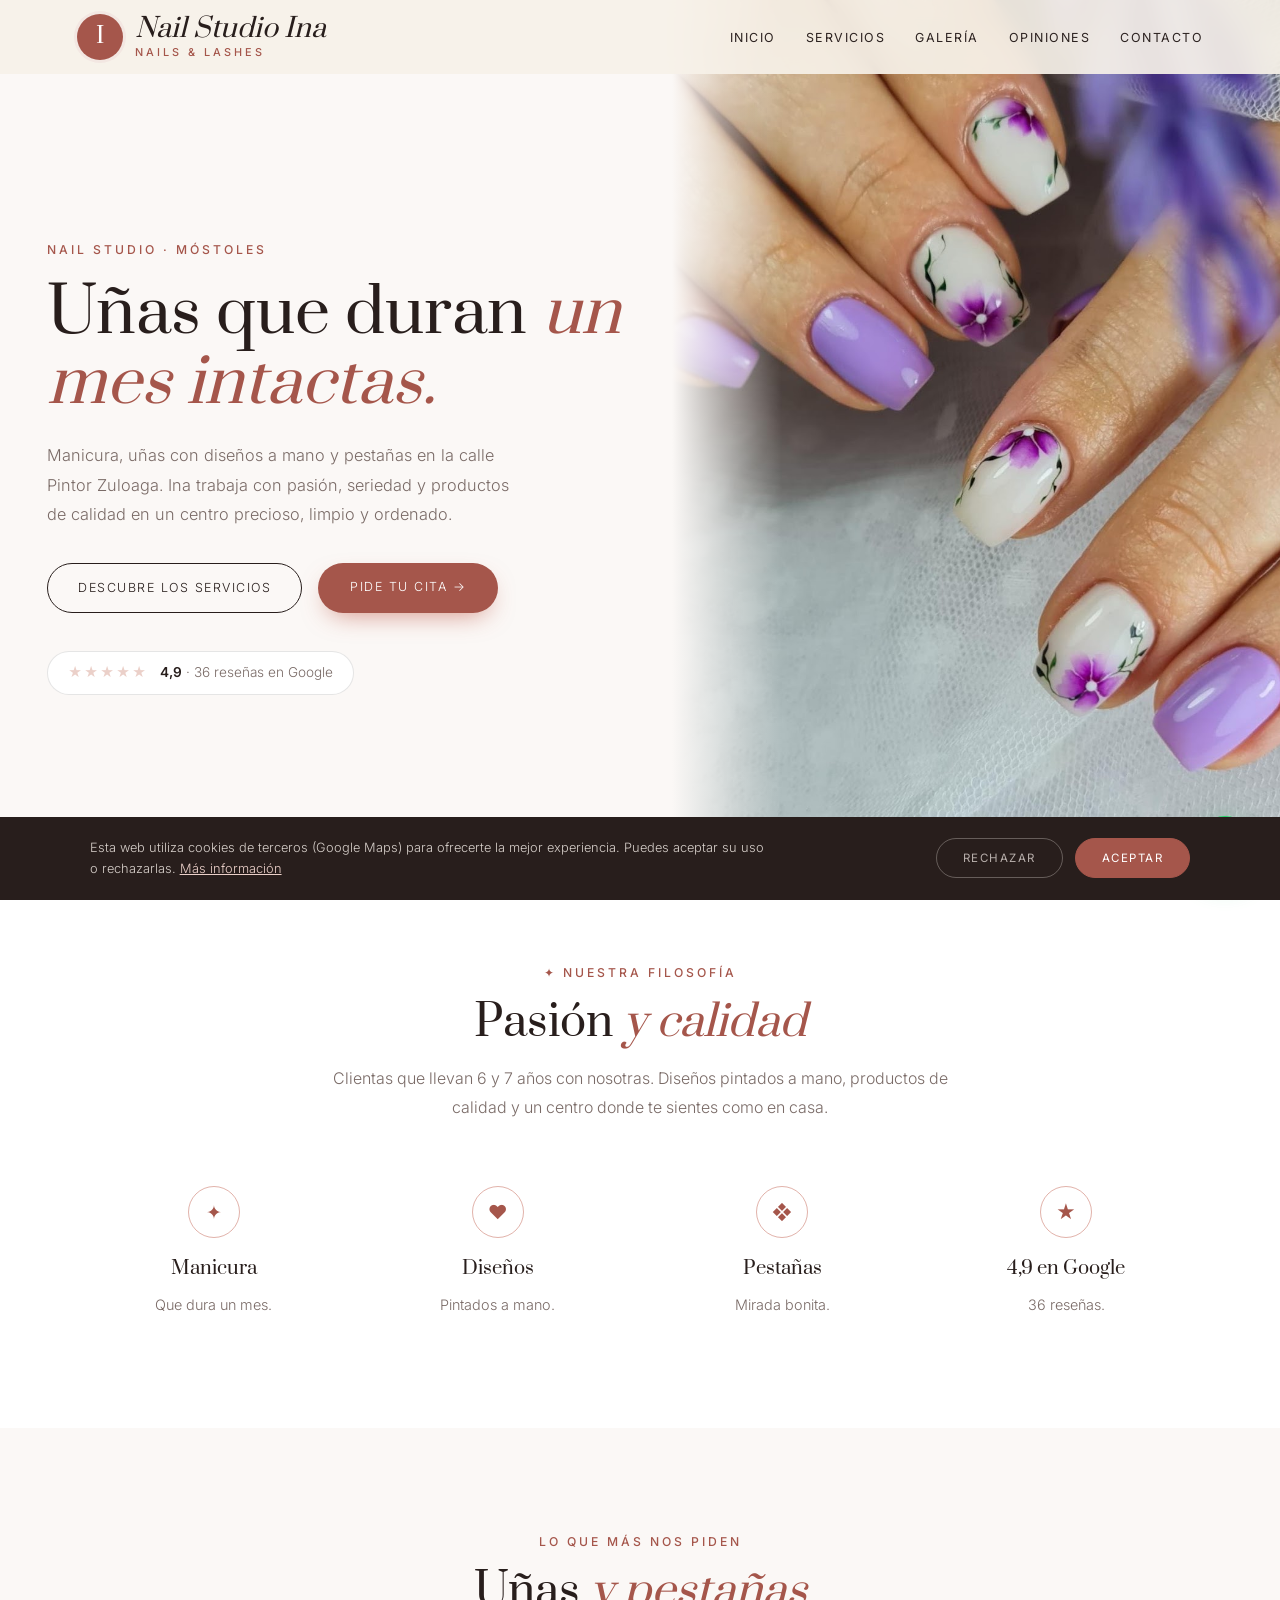
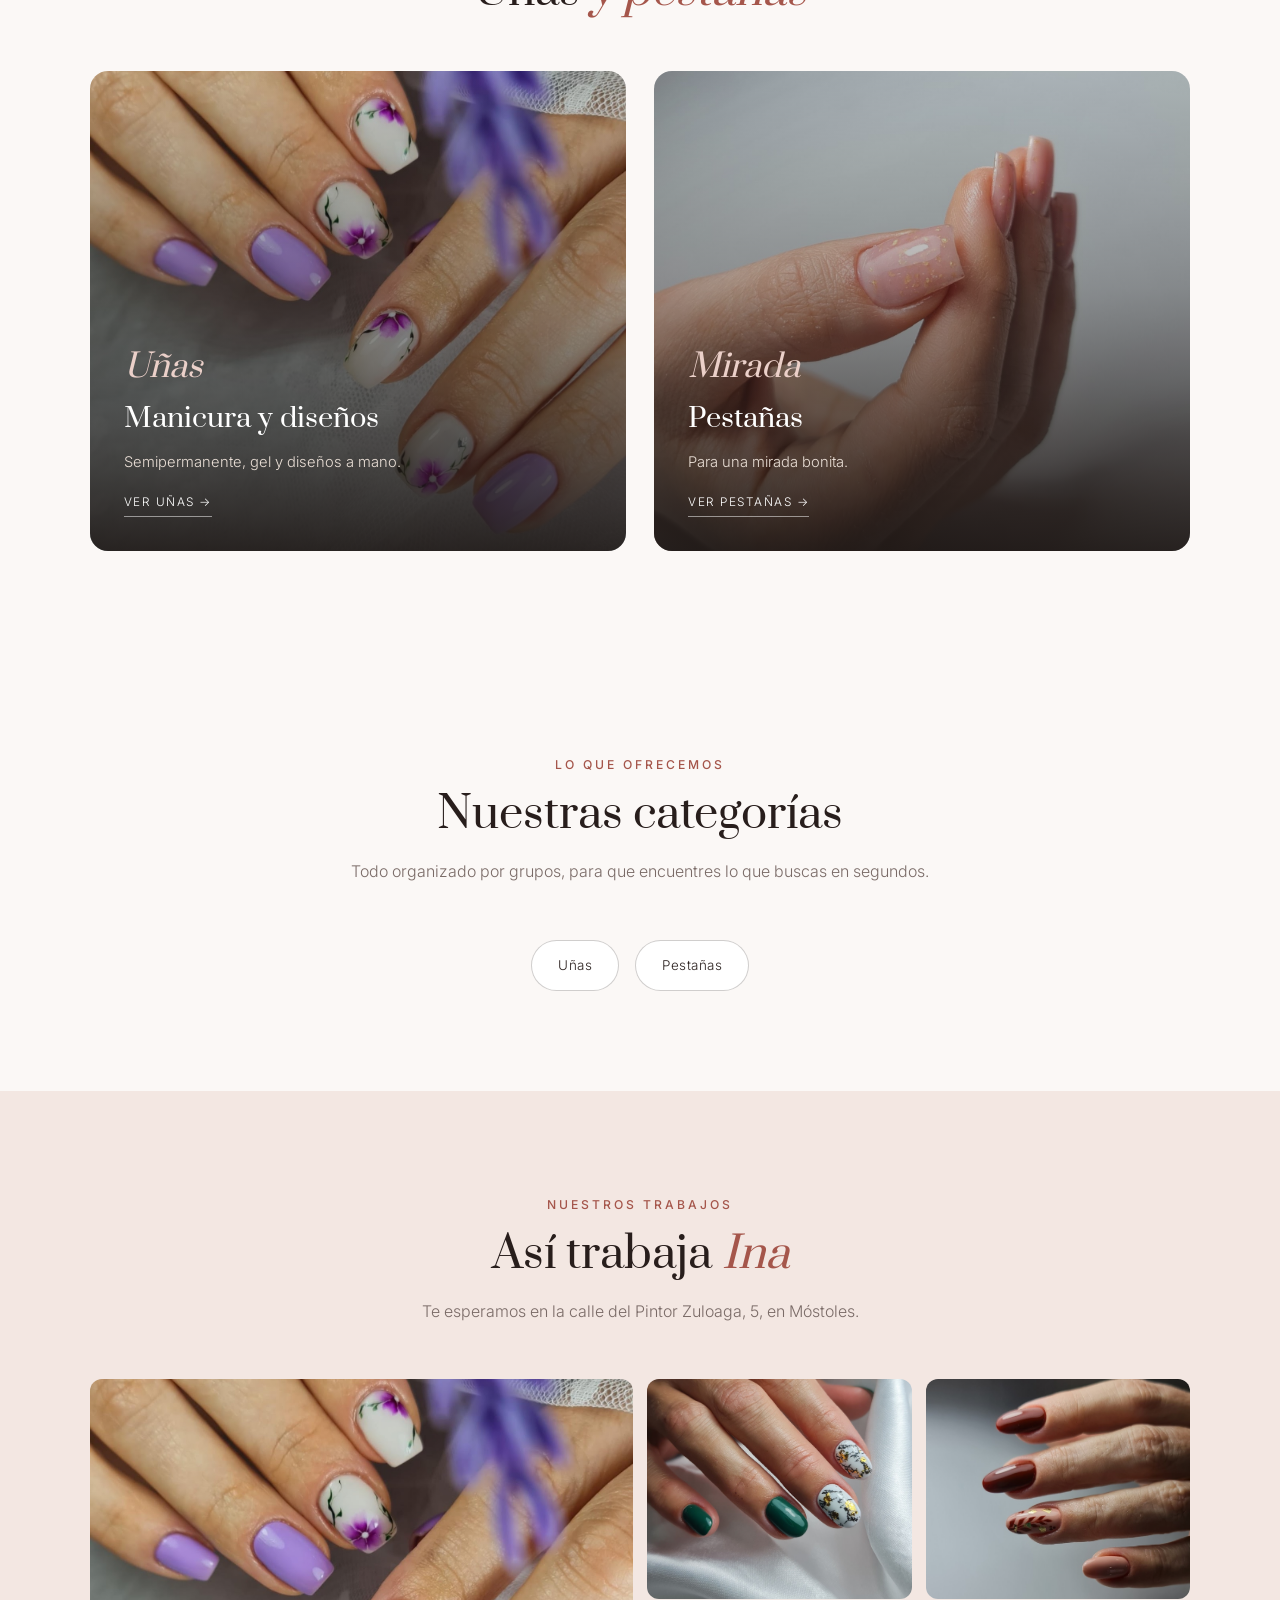
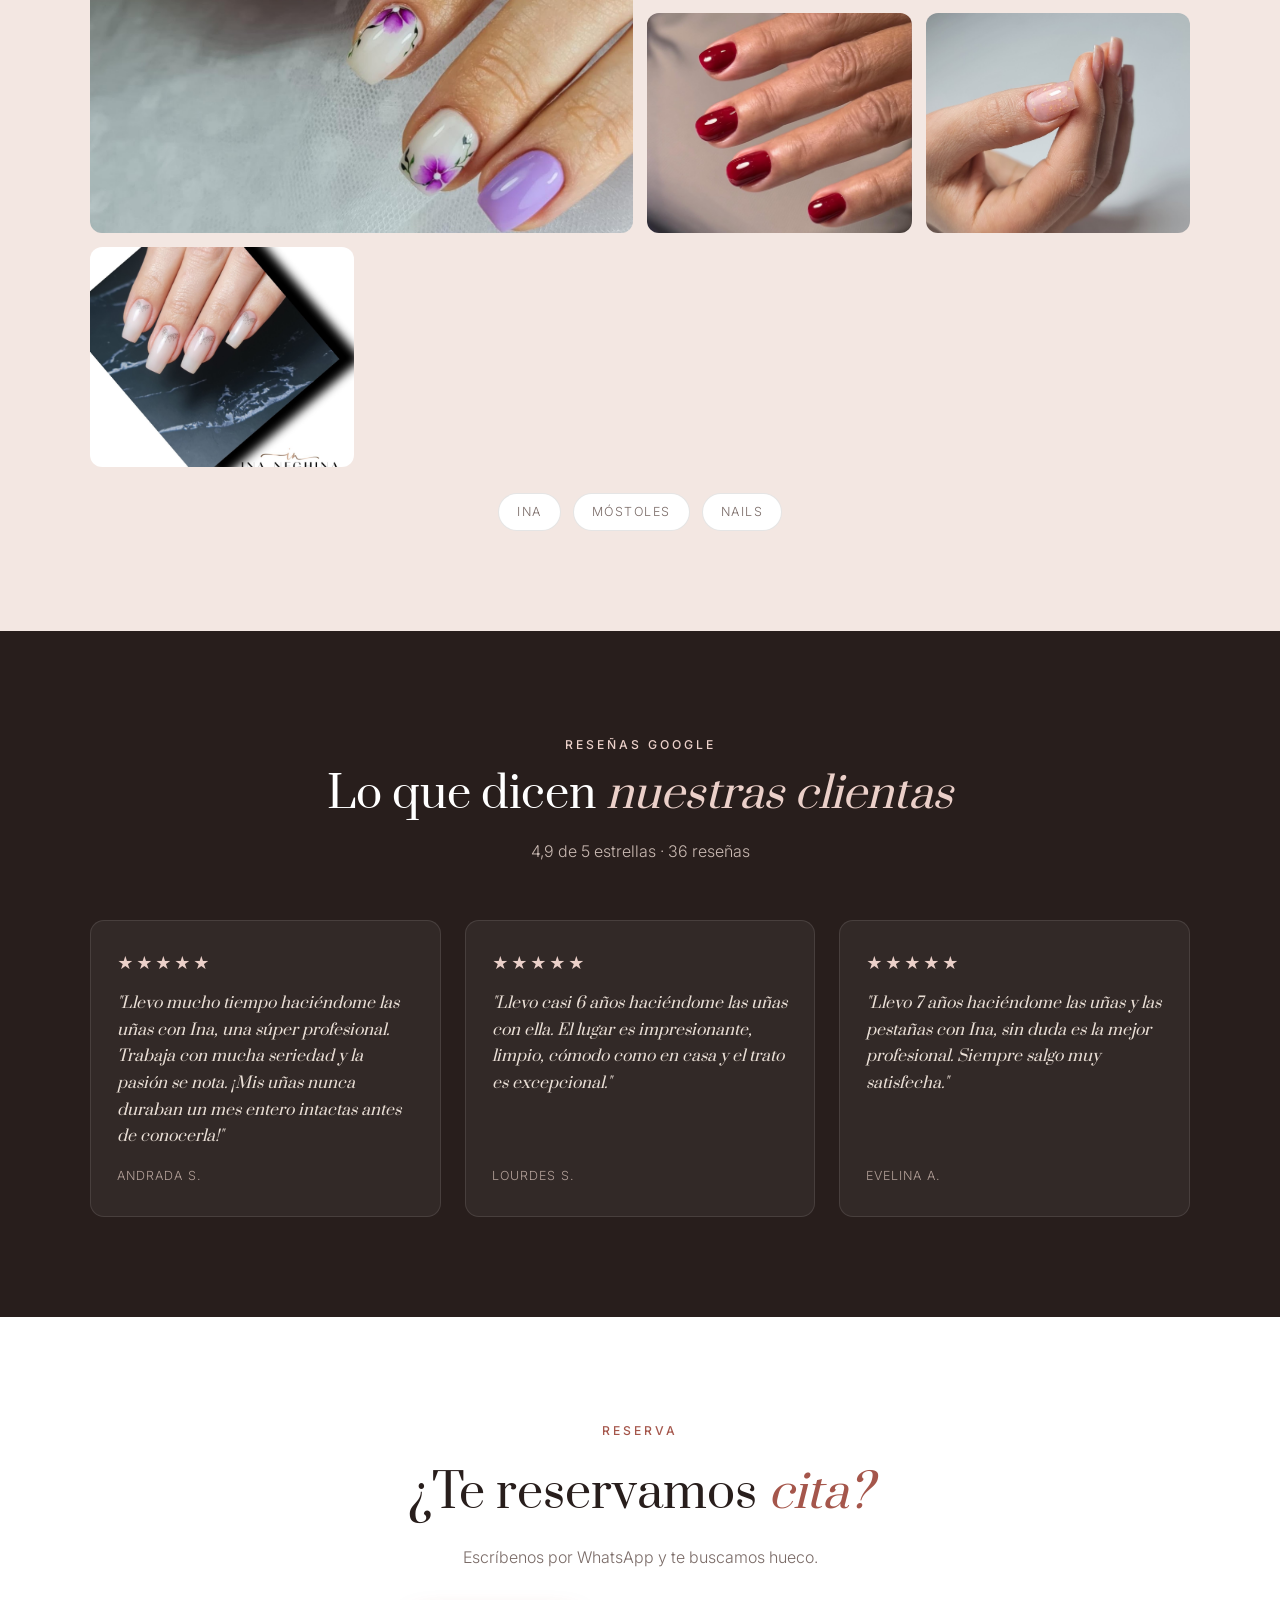
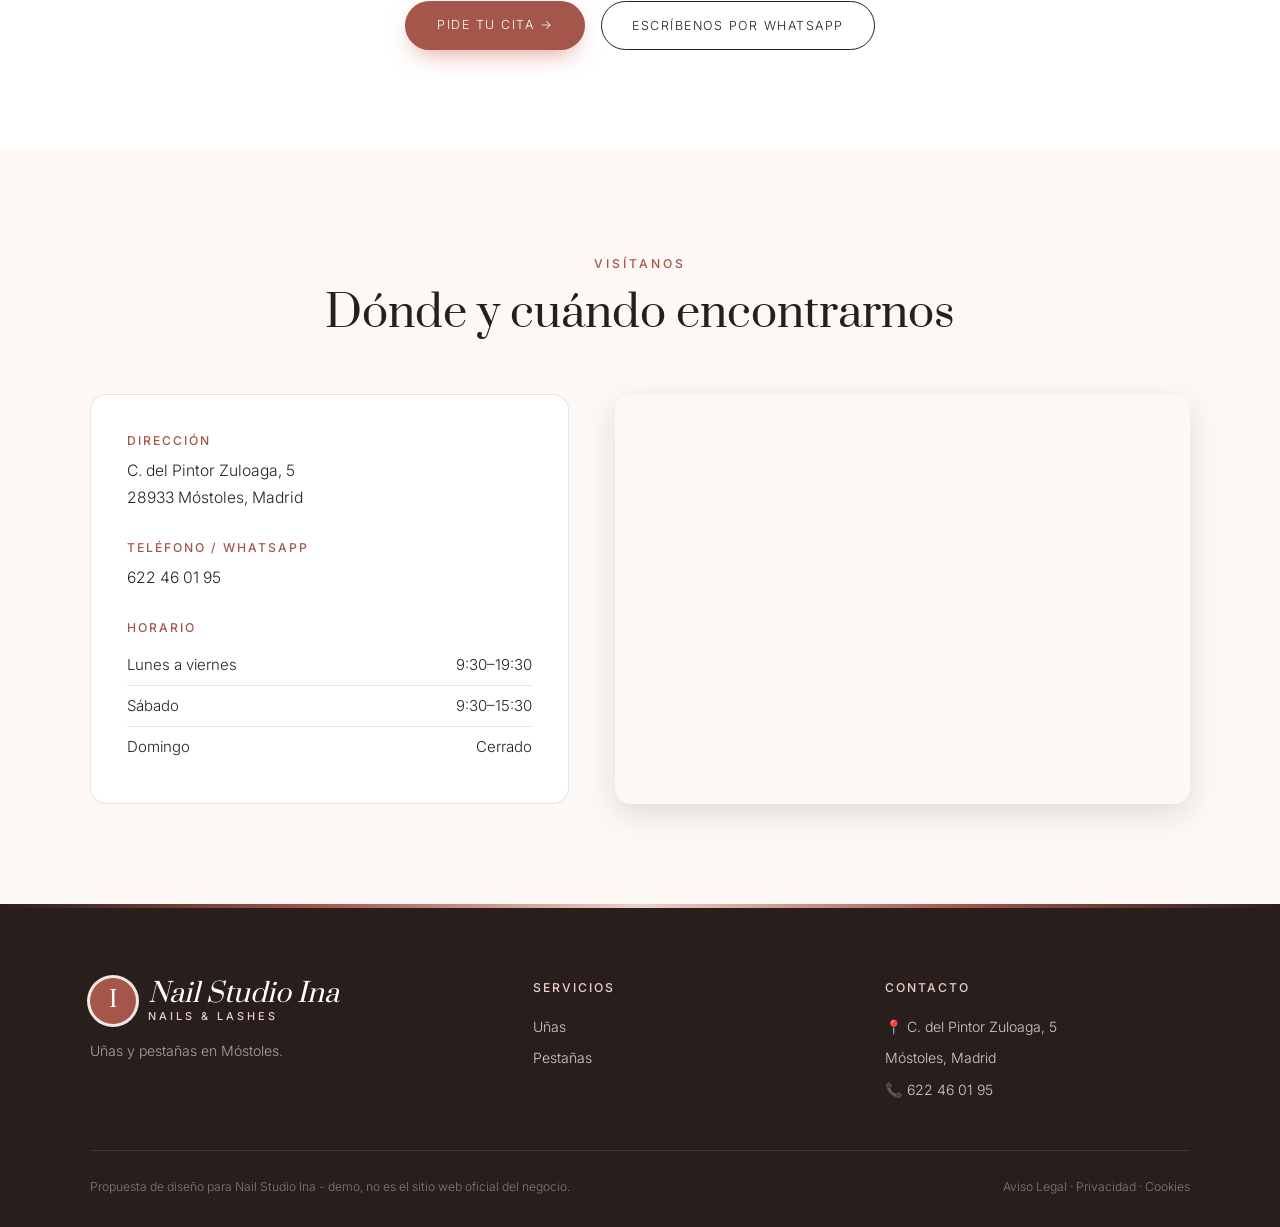
<file: index.html>
<!DOCTYPE html>
<html lang="es">
<head>
<meta charset="UTF-8">
<meta name="viewport" content="width=device-width, initial-scale=1.0">
<title>Nail Studio Ina — Uñas y pestañas en Móstoles</title>
<meta name="description" content="Nail Studio Ina, en C. del Pintor Zuloaga 5, Móstoles. Manicura, uñas con diseños y pestañas con Ina, con productos de calidad y uñas que duran un mes intactas. 4,9★ con 36 reseñas en Google.">
<meta name="theme-color" content="#281e1c">
<meta property="og:title" content="Nail Studio Ina · Móstoles">
<meta property="og:image" content="maps_02.jpg">

<link rel="preconnect" href="https://fonts.googleapis.com"><link rel="preconnect" href="https://fonts.gstatic.com" crossorigin><link href="https://fonts.googleapis.com/css2?family=Prata&family=Inter:wght@300;400;500;600&display=swap" rel="stylesheet">
<link rel="stylesheet" href="styles.css">
</head>
<body>

<header id="header">
  <a href="index.html" class="logo" aria-label="Nail Studio Ina, inicio"><span class="logo-mark">I</span><span class="logo-text"><span class="script">Nail Studio Ina</span><small>nails & lashes</small></span></a>
  <nav id="nav" aria-label="Navegación principal"><ul><li><a href="index.html#inicio">Inicio</a></li><li><a href="servicios.html">Servicios</a></li><li><a href="index.html#galeria">Galería</a></li><li><a href="index.html#opiniones">Opiniones</a></li><li><a href="index.html#contacto">Contacto</a></li></ul></nav><button class="nav-toggle" id="navToggle" aria-label="Abrir menú">☰</button>
</header>

<section class="hero" id="inicio">
  <div class="hero-text">
    <span class="eyebrow">Nail studio · Móstoles</span>
    <h1>Uñas que duran <em>un mes intactas.</em></h1>
    <p>Manicura, uñas con diseños a mano y pestañas en la calle Pintor Zuloaga. Ina trabaja con pasión, seriedad y productos de calidad en un centro precioso, limpio y ordenado.</p>
    <div class="hero-ctas">
      <a href="servicios.html" class="btn-outline">Descubre los servicios</a>
      <a href="https://wa.me/34622460195?text=Hola%2C%20quiero%20pedir%20cita%20en%20Nail%20Studio%20Ina" class="btn-solid" target="_blank" rel="noopener">Pide tu cita →</a>
    </div>
    <a class="hero-rating" href="https://www.google.com/maps/search/?api=1&query=Nail+Studio+Ina,+C.+del+Pintor+Zuloaga+5,+M%C3%B3stoles" target="_blank" rel="noopener"><span class="stars">★★★★★</span><span><strong>4,9</strong> · 36 reseñas en Google</span></a>
  </div>
  <div class="hero-img"><img src="maps_02.jpg" alt="Uñas lilas con flores pintadas en Nail Studio Ina" style="object-position:center 50%;"></div>
</section>

<section class="trust">
  <div class="section-head">
    <span class="eyebrow">✦ Nuestra filosofía</span>
    <h2>Pasión <em>y calidad</em></h2>
    <p>Clientas que llevan 6 y 7 años con nosotras. Diseños pintados a mano, productos de calidad y un centro donde te sientes como en casa.</p>
  </div>
  <div class="trust-grid">
    <div class="trust-card"><span class="trust-ic">✦</span><h3>Manicura</h3><p>Que dura un mes.</p></div>
    <div class="trust-card"><span class="trust-ic">♥</span><h3>Diseños</h3><p>Pintados a mano.</p></div>
    <div class="trust-card"><span class="trust-ic">❖</span><h3>Pestañas</h3><p>Mirada bonita.</p></div>
    <div class="trust-card"><span class="trust-ic">★</span><h3>4,9 en Google</h3><p>36 reseñas.</p></div>
  </div>
</section>

<section class="worlds">
  <div class="section-head">
    <span class="eyebrow">Lo que más nos piden</span>
    <h2>Uñas <em>y pestañas</em></h2>
  </div>
  <div class="worlds-grid">
    <a href="servicios.html#unas" class="world-card"><img src="maps_02.jpg" alt="Manicura y diseños"><div class="world-text"><span class="script">Uñas</span><h3>Manicura y diseños</h3><p>Semipermanente, gel y diseños a mano.</p><span class="world-link">Ver uñas →</span></div></a>
    <a href="servicios.html#pestanas" class="world-card"><img src="maps_04.jpg" alt="Pestañas"><div class="world-text"><span class="script">Mirada</span><h3>Pestañas</h3><p>Para una mirada bonita.</p><span class="world-link">Ver pestañas →</span></div></a>
  </div>
</section>

<section>
  <div class="section-head">
    <span class="eyebrow">Lo que ofrecemos</span>
    <h2>Nuestras categorías</h2>
    <p>Todo organizado por grupos, para que encuentres lo que buscas en segundos.</p>
  </div>
  <div class="cat-pills">
    <a href="servicios.html#unas" class="cat-pill">Uñas</a>
    <a href="servicios.html#pestanas" class="cat-pill">Pestañas</a>
  </div>
</section>

<section class="gallery-wrap" id="galeria">
  <div class="section-head">
    <span class="eyebrow">Nuestros trabajos</span>
    <h2>Así trabaja <em>Ina</em></h2>
    <p>Te esperamos en la calle del Pintor Zuloaga, 5, en Móstoles.</p>
  </div>
  <div class="gallery">
    <figure class="big"><img src="maps_02.jpg" alt="Lila con flores" loading="lazy"></figure>
    <figure><img src="maps_03.jpg" alt="Verde con dorado" loading="lazy"></figure>
    <figure><img src="maps_06.jpg" alt="Teja con hojas" loading="lazy"></figure>
    <figure><img src="maps_07.jpg" alt="Rojo intenso" loading="lazy"></figure>
    <figure><img src="maps_04.jpg" alt="Nude natural" loading="lazy"></figure>
    <figure><img src="maps_08.jpg" alt="Francesa con brillo" loading="lazy"></figure>
  </div>
  <div class="brands"><span>Ina</span><span>Móstoles</span><span>Nails</span></div>
</section>

<section class="reviews-wrap" id="opiniones">
  <div class="section-head">
    <span class="eyebrow">Reseñas Google</span>
    <h2>Lo que dicen <em>nuestras clientas</em></h2>
    <p>4,9 de 5 estrellas · 36 reseñas</p>
  </div>
  <div class="review-grid">
    <div class="review-card"><div class="stars">★★★★★</div><p>"Llevo mucho tiempo haciéndome las uñas con Ina, una súper profesional. Trabaja con mucha seriedad y la pasión se nota. ¡Mis uñas nunca duraban un mes entero intactas antes de conocerla!"</p><cite>Andrada S.</cite></div>
    <div class="review-card"><div class="stars">★★★★★</div><p>"Llevo casi 6 años haciéndome las uñas con ella. El lugar es impresionante, limpio, cómodo como en casa y el trato es excepcional."</p><cite>Lourdes S.</cite></div>
    <div class="review-card"><div class="stars">★★★★★</div><p>"Llevo 7 años haciéndome las uñas y las pestañas con Ina, sin duda es la mejor profesional. Siempre salgo muy satisfecha."</p><cite>Evelina A.</cite></div>
  </div>
</section>

<section class="cta-section">
  <span class="eyebrow">Reserva</span>
  <h2>¿Te reservamos <em>cita?</em></h2>
  <p>Escríbenos por WhatsApp y te buscamos hueco.</p>
  <div class="cta-row">
    <a href="https://wa.me/34622460195?text=Hola%2C%20quiero%20pedir%20cita%20en%20Nail%20Studio%20Ina" class="btn-solid" target="_blank" rel="noopener">Pide tu cita →</a>
    <a href="https://wa.me/34622460195?text=Hola%2C%20quiero%20pedir%20cita%20en%20Nail%20Studio%20Ina" class="btn-outline" target="_blank" rel="noopener">Escríbenos por WhatsApp</a>
  </div>
</section>

<section class="contact-section" id="contacto">
  <div class="section-head">
    <span class="eyebrow">Visítanos</span>
    <h2>Dónde y cuándo encontrarnos</h2>
  </div>
  <div class="contact-grid">
    <div class="contact-info">
      <div class="contact-block"><h3>Dirección</h3><p>C. del Pintor Zuloaga, 5<br>28933 Móstoles, Madrid</p></div>
      <div class="contact-block"><h3>Teléfono / WhatsApp</h3><p><a href="tel:+34622460195">622 46 01 95</a></p></div>
      <div class="contact-block"><h3>Horario</h3><ul class="hours-list"><li><span>Lunes a viernes</span><span>9:30–19:30</span></li><li><span>Sábado</span><span>9:30–15:30</span></li><li><span>Domingo</span><span>Cerrado</span></li></ul></div>
      
    </div>
    <div class="contact-map">
      <iframe title="Mapa de Nail Studio Ina" src="https://www.google.com/maps?q=Nail+Studio+Ina,+C.+del+Pintor+Zuloaga+5,+M%C3%B3stoles&output=embed" width="100%" height="100%" style="border:0;" allowfullscreen="" loading="lazy" referrerpolicy="no-referrer-when-downgrade"></iframe>
    </div>
  </div>
</section>

<footer>
  <div class="footer-grid">
    <div class="footer-brand">
      <a href="index.html" class="logo light"><span class="logo-mark">I</span><span class="logo-text"><span class="script">Nail Studio Ina</span><small>nails & lashes</small></span></a>
      <p>Uñas y pestañas en Móstoles.</p>
    </div>
    <div><h4>Servicios</h4><ul><li><a href="servicios.html#unas">Uñas</a></li><li><a href="servicios.html#pestanas">Pestañas</a></li></ul></div>
    <div><h4>Contacto</h4><ul><li>📍 C. del Pintor Zuloaga, 5</li><li>Móstoles, Madrid</li><li>📞 <a href="tel:+34622460195">622 46 01 95</a></li></ul></div>
  </div>
  <div class="footer-bottom">
    <span>Propuesta de diseño para Nail Studio Ina - demo, no es el sitio web oficial del negocio.</span>
    <span><a href="aviso-legal.html">Aviso Legal</a> &middot; <a href="politica-privacidad.html">Privacidad</a> &middot; <a href="politica-cookies.html">Cookies</a></span>
  </div>
</footer>

<div id="cookie-banner" class="cookie-banner"><p>Esta web utiliza cookies de terceros (Google Maps) para ofrecerte la mejor experiencia. Puedes aceptar su uso o rechazarlas. <a href="politica-cookies.html">Más información</a></p><div class="cookie-actions"><button onclick="setCookieChoice('rejected')" class="ck-reject">Rechazar</button><button onclick="setCookieChoice('accepted')" class="ck-accept">Aceptar</button></div></div>
<div class="social-fabs"><a class="wa-fab" href="https://wa.me/34622460195?text=Hola%2C%20quiero%20pedir%20cita%20en%20Nail%20Studio%20Ina" target="_blank" rel="noopener" aria-label="Escribir por WhatsApp"><svg width="28" height="28" viewBox="0 0 24 24" fill="white"><path d="M17.5 14.4c-.3-.1-1.8-.9-2-1s-.5-.1-.7.1-.8 1-.9 1.2-.3.2-.6.1a8.2 8.2 0 0 1-2.4-1.5 9 9 0 0 1-1.7-2.1c-.2-.3 0-.5.1-.6l.4-.5.3-.5v-.5l-.9-2.2c-.2-.6-.5-.5-.7-.5h-.6a1.1 1.1 0 0 0-.8.4 3.4 3.4 0 0 0-1 2.5 5.9 5.9 0 0 0 1.2 3.1 13.5 13.5 0 0 0 5.2 4.6c2.6 1 2.6.7 3.1.6a2.6 2.6 0 0 0 1.7-1.2 2.1 2.1 0 0 0 .2-1.2c-.1-.1-.3-.2-.6-.3ZM12 21.8a9.8 9.8 0 0 1-5-1.4l-.4-.2-3.7 1 1-3.6-.2-.4A9.8 9.8 0 1 1 12 21.8Zm8.4-18.3A11.8 11.8 0 0 0 1.8 17.7L.2 23.8l6.3-1.6a11.8 11.8 0 0 0 5.6 1.4A11.8 11.8 0 0 0 20.4 3.5Z"/></svg></a></div>
<script src="main.js"></script>
</body>
</html>
</file>
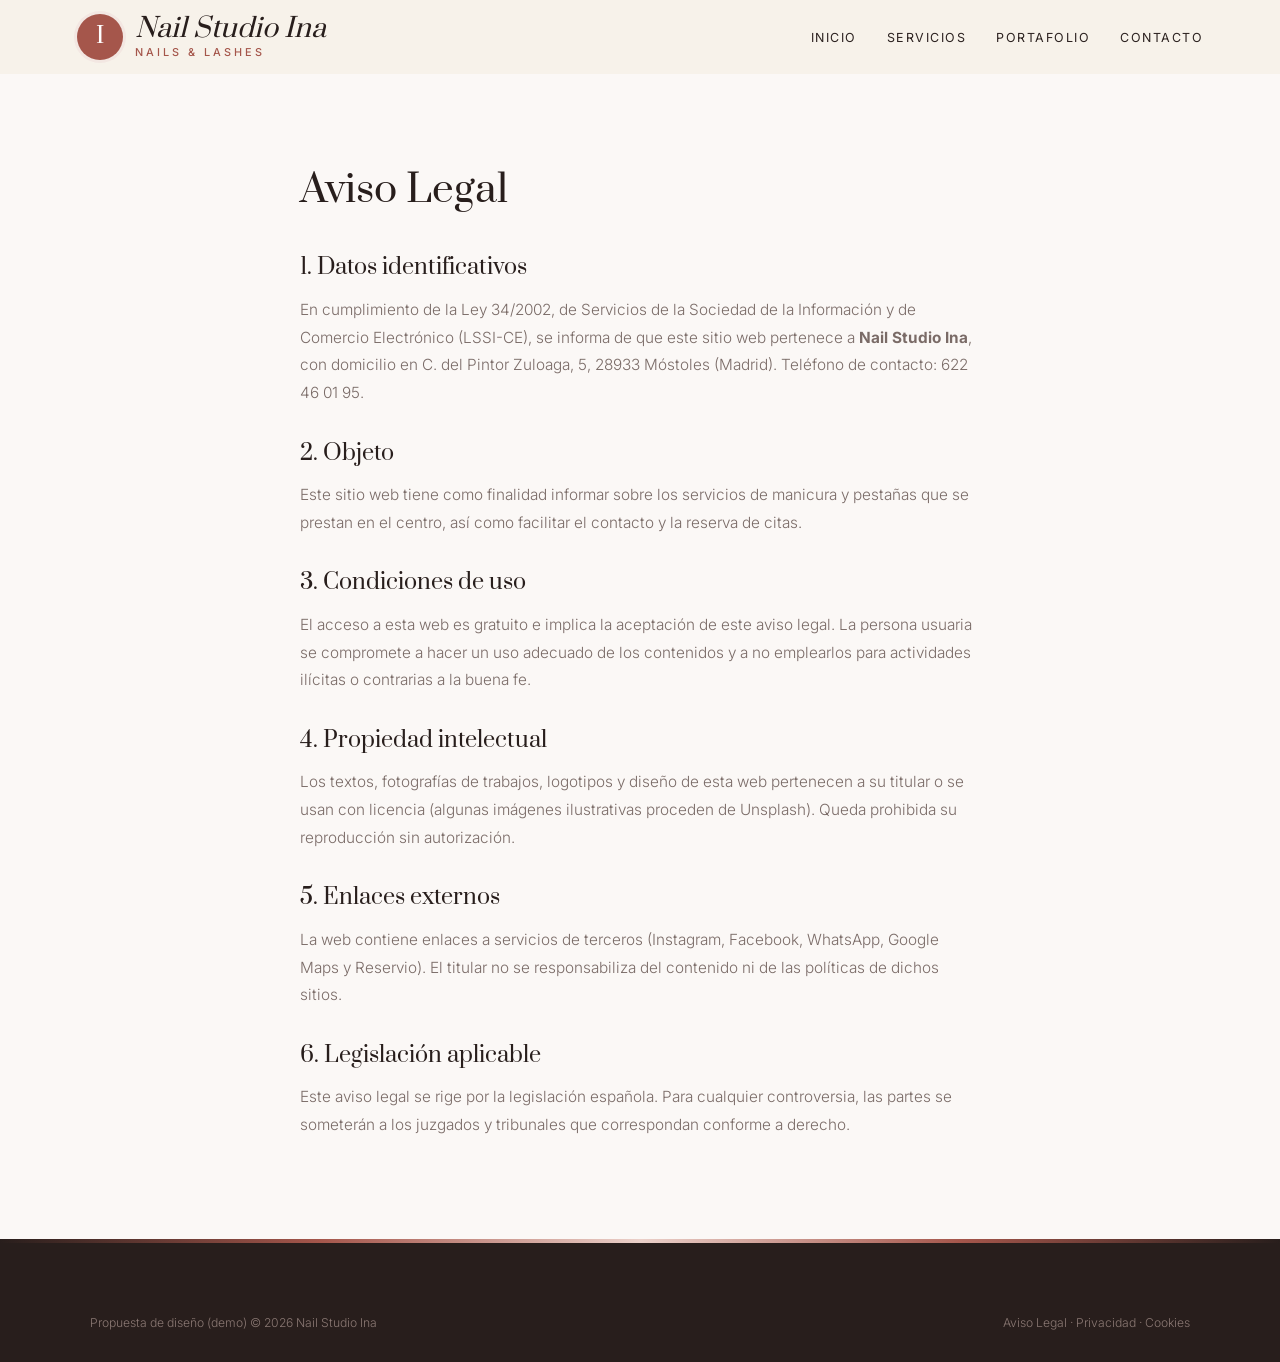
<file: aviso-legal.html>
<!DOCTYPE html>
<html lang="es">
<head>
<meta charset="UTF-8">
<meta name="viewport" content="width=device-width, initial-scale=1.0">
<title>Aviso Legal — Nail Studio Ina</title>
<meta name="robots" content="noindex">

<link rel="preconnect" href="https://fonts.googleapis.com">
<link href="https://fonts.googleapis.com/css2?family=Prata&family=Inter:wght@300;400;500;600&display=swap" rel="stylesheet">
<link rel="stylesheet" href="styles.css">
</head>
<body>
<header id="header" class="scrolled">
  <a href="index.html" class="logo" aria-label="Nail Studio Ina, inicio">
    <span class="logo-mark">I</span>
    <span class="logo-text"><span class="script">Nail Studio Ina</span><small>nails & lashes</small></span>
  </a>
  <nav id="nav" aria-label="Navegación principal">
    <ul>
      <li><a href="index.html#inicio">Inicio</a></li>
      <li><a href="servicios.html">Servicios</a></li>
      <li><a href="portafolio.html">Portafolio</a></li>
      <li><a href="index.html#contacto">Contacto</a></li>
    </ul>
  </nav>
  <button class="nav-toggle" id="navToggle" aria-label="Abrir menú">☰</button>
</header>
<main class="legal"><h1>Aviso Legal</h1>
<h2>1. Datos identificativos</h2>
<p>En cumplimiento de la Ley 34/2002, de Servicios de la Sociedad de la Información y de Comercio Electrónico (LSSI-CE), se informa de que este sitio web pertenece a <strong>Nail Studio Ina</strong>, con domicilio en C. del Pintor Zuloaga, 5, 28933 Móstoles (Madrid). Teléfono de contacto: 622 46 01 95.</p>
<h2>2. Objeto</h2>
<p>Este sitio web tiene como finalidad informar sobre los servicios de manicura y pestañas que se prestan en el centro, así como facilitar el contacto y la reserva de citas.</p>
<h2>3. Condiciones de uso</h2>
<p>El acceso a esta web es gratuito e implica la aceptación de este aviso legal. La persona usuaria se compromete a hacer un uso adecuado de los contenidos y a no emplearlos para actividades ilícitas o contrarias a la buena fe.</p>
<h2>4. Propiedad intelectual</h2>
<p>Los textos, fotografías de trabajos, logotipos y diseño de esta web pertenecen a su titular o se usan con licencia (algunas imágenes ilustrativas proceden de Unsplash). Queda prohibida su reproducción sin autorización.</p>
<h2>5. Enlaces externos</h2>
<p>La web contiene enlaces a servicios de terceros (Instagram, Facebook, WhatsApp, Google Maps y Reservio). El titular no se responsabiliza del contenido ni de las políticas de dichos sitios.</p>
<h2>6. Legislación aplicable</h2>
<p>Este aviso legal se rige por la legislación española. Para cualquier controversia, las partes se someterán a los juzgados y tribunales que correspondan conforme a derecho.</p></main>
<footer>
  <div class="footer-bottom" style="margin-top:0">
    <span>Propuesta de diseño (demo) © 2026 Nail Studio Ina</span>
    <span><a href="aviso-legal.html">Aviso Legal</a> &middot; <a href="politica-privacidad.html">Privacidad</a> &middot; <a href="politica-cookies.html">Cookies</a></span>
  </div>
</footer>
<script src="main.js"></script>
</body>
</html>
</file>
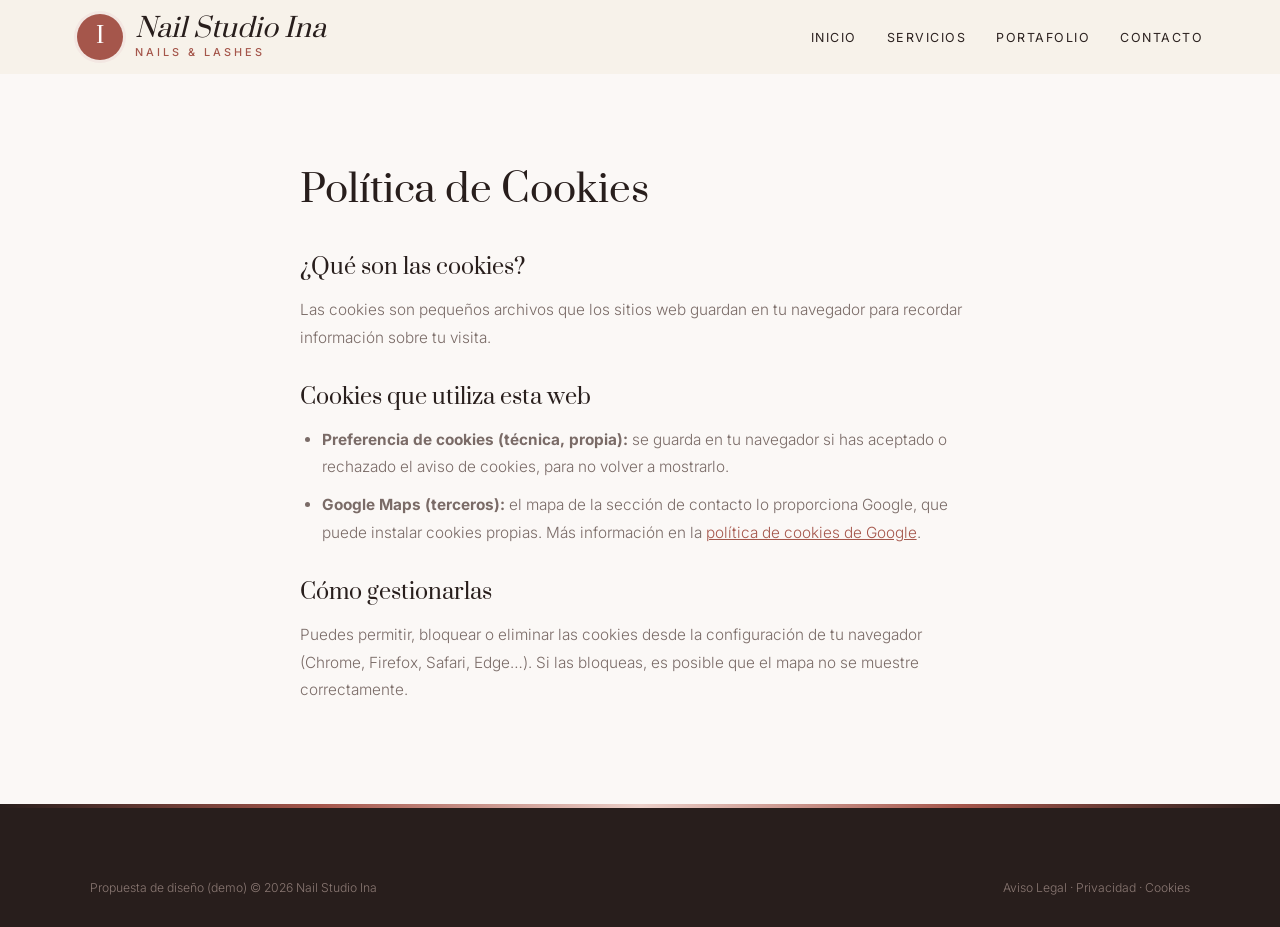
<file: politica-cookies.html>
<!DOCTYPE html>
<html lang="es">
<head>
<meta charset="UTF-8">
<meta name="viewport" content="width=device-width, initial-scale=1.0">
<title>Política de Cookies — Nail Studio Ina</title>
<meta name="robots" content="noindex">

<link rel="preconnect" href="https://fonts.googleapis.com">
<link href="https://fonts.googleapis.com/css2?family=Prata&family=Inter:wght@300;400;500;600&display=swap" rel="stylesheet">
<link rel="stylesheet" href="styles.css">
</head>
<body>
<header id="header" class="scrolled">
  <a href="index.html" class="logo" aria-label="Nail Studio Ina, inicio">
    <span class="logo-mark">I</span>
    <span class="logo-text"><span class="script">Nail Studio Ina</span><small>nails & lashes</small></span>
  </a>
  <nav id="nav" aria-label="Navegación principal">
    <ul>
      <li><a href="index.html#inicio">Inicio</a></li>
      <li><a href="servicios.html">Servicios</a></li>
      <li><a href="portafolio.html">Portafolio</a></li>
      <li><a href="index.html#contacto">Contacto</a></li>
    </ul>
  </nav>
  <button class="nav-toggle" id="navToggle" aria-label="Abrir menú">☰</button>
</header>
<main class="legal"><h1>Política de Cookies</h1>
<h2>¿Qué son las cookies?</h2>
<p>Las cookies son pequeños archivos que los sitios web guardan en tu navegador para recordar información sobre tu visita.</p>
<h2>Cookies que utiliza esta web</h2>
<ul>
<li><strong>Preferencia de cookies (técnica, propia):</strong> se guarda en tu navegador si has aceptado o rechazado el aviso de cookies, para no volver a mostrarlo.</li>
<li><strong>Google Maps (terceros):</strong> el mapa de la sección de contacto lo proporciona Google, que puede instalar cookies propias. Más información en la <a href="https://policies.google.com/technologies/cookies" target="_blank" rel="noopener">política de cookies de Google</a>.</li>
</ul>
<h2>Cómo gestionarlas</h2>
<p>Puedes permitir, bloquear o eliminar las cookies desde la configuración de tu navegador (Chrome, Firefox, Safari, Edge…). Si las bloqueas, es posible que el mapa no se muestre correctamente.</p></main>
<footer>
  <div class="footer-bottom" style="margin-top:0">
    <span>Propuesta de diseño (demo) © 2026 Nail Studio Ina</span>
    <span><a href="aviso-legal.html">Aviso Legal</a> &middot; <a href="politica-privacidad.html">Privacidad</a> &middot; <a href="politica-cookies.html">Cookies</a></span>
  </div>
</footer>
<script src="main.js"></script>
</body>
</html>
</file>
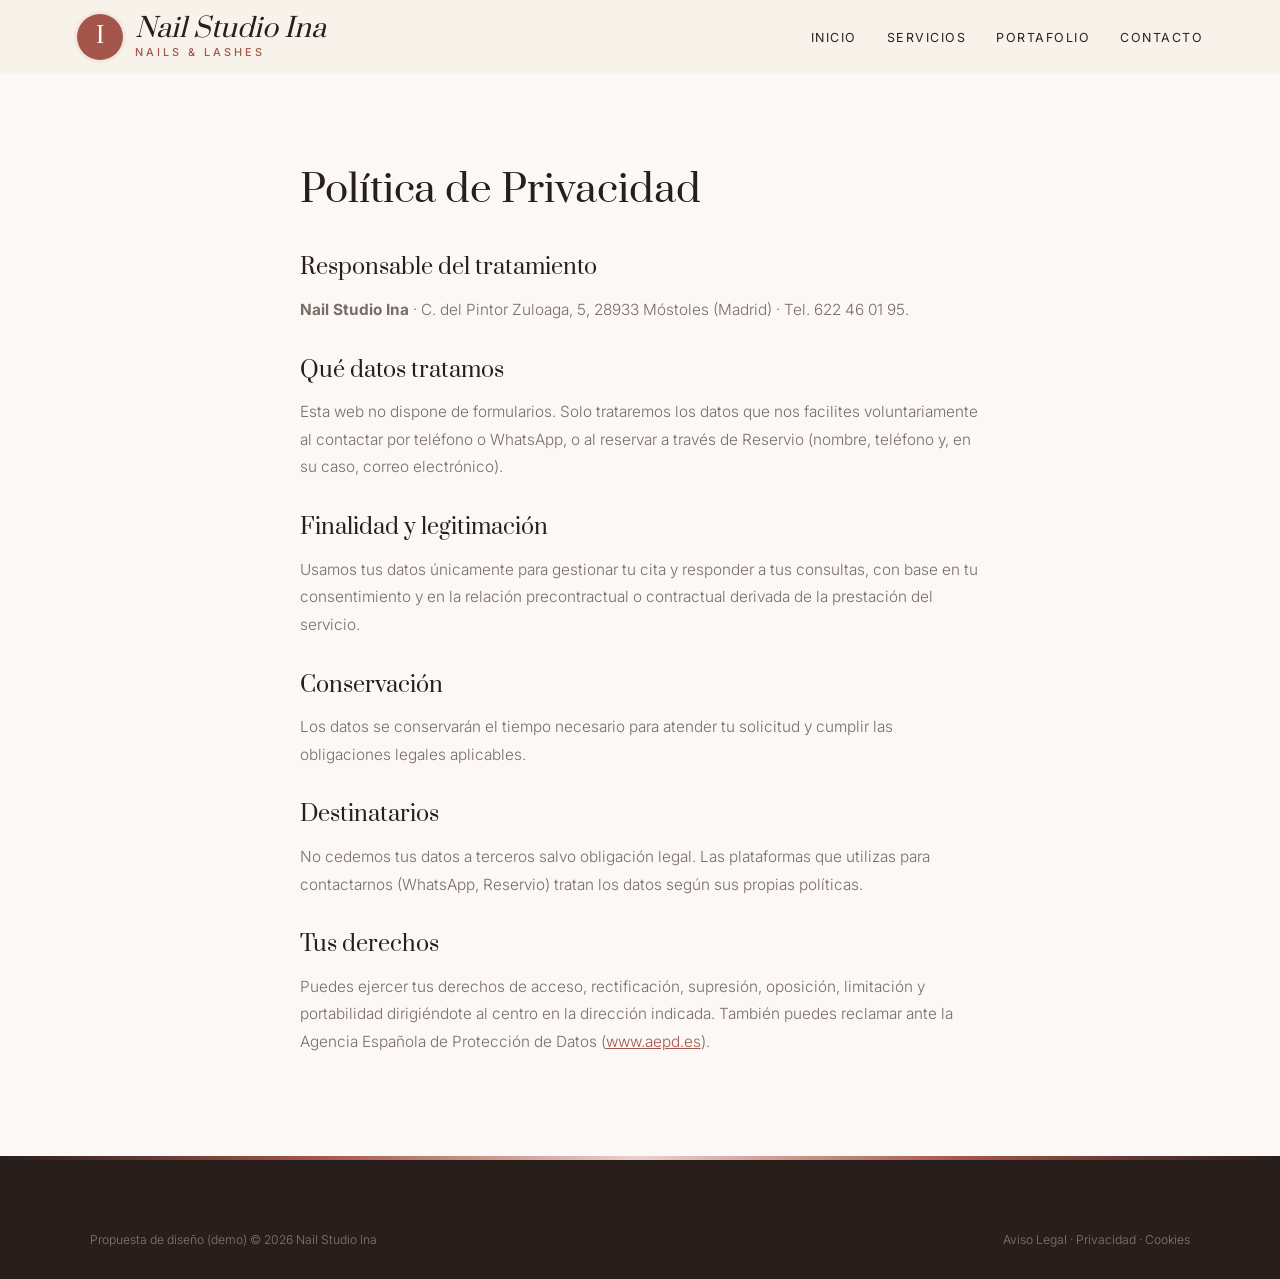
<file: politica-privacidad.html>
<!DOCTYPE html>
<html lang="es">
<head>
<meta charset="UTF-8">
<meta name="viewport" content="width=device-width, initial-scale=1.0">
<title>Política de Privacidad — Nail Studio Ina</title>
<meta name="robots" content="noindex">

<link rel="preconnect" href="https://fonts.googleapis.com">
<link href="https://fonts.googleapis.com/css2?family=Prata&family=Inter:wght@300;400;500;600&display=swap" rel="stylesheet">
<link rel="stylesheet" href="styles.css">
</head>
<body>
<header id="header" class="scrolled">
  <a href="index.html" class="logo" aria-label="Nail Studio Ina, inicio">
    <span class="logo-mark">I</span>
    <span class="logo-text"><span class="script">Nail Studio Ina</span><small>nails & lashes</small></span>
  </a>
  <nav id="nav" aria-label="Navegación principal">
    <ul>
      <li><a href="index.html#inicio">Inicio</a></li>
      <li><a href="servicios.html">Servicios</a></li>
      <li><a href="portafolio.html">Portafolio</a></li>
      <li><a href="index.html#contacto">Contacto</a></li>
    </ul>
  </nav>
  <button class="nav-toggle" id="navToggle" aria-label="Abrir menú">☰</button>
</header>
<main class="legal"><h1>Política de Privacidad</h1>
<h2>Responsable del tratamiento</h2>
<p><strong>Nail Studio Ina</strong> · C. del Pintor Zuloaga, 5, 28933 Móstoles (Madrid) · Tel. 622 46 01 95.</p>
<h2>Qué datos tratamos</h2>
<p>Esta web no dispone de formularios. Solo trataremos los datos que nos facilites voluntariamente al contactar por teléfono o WhatsApp, o al reservar a través de Reservio (nombre, teléfono y, en su caso, correo electrónico).</p>
<h2>Finalidad y legitimación</h2>
<p>Usamos tus datos únicamente para gestionar tu cita y responder a tus consultas, con base en tu consentimiento y en la relación precontractual o contractual derivada de la prestación del servicio.</p>
<h2>Conservación</h2>
<p>Los datos se conservarán el tiempo necesario para atender tu solicitud y cumplir las obligaciones legales aplicables.</p>
<h2>Destinatarios</h2>
<p>No cedemos tus datos a terceros salvo obligación legal. Las plataformas que utilizas para contactarnos (WhatsApp, Reservio) tratan los datos según sus propias políticas.</p>
<h2>Tus derechos</h2>
<p>Puedes ejercer tus derechos de acceso, rectificación, supresión, oposición, limitación y portabilidad dirigiéndote al centro en la dirección indicada. También puedes reclamar ante la Agencia Española de Protección de Datos (<a href="https://www.aepd.es" target="_blank" rel="noopener">www.aepd.es</a>).</p></main>
<footer>
  <div class="footer-bottom" style="margin-top:0">
    <span>Propuesta de diseño (demo) © 2026 Nail Studio Ina</span>
    <span><a href="aviso-legal.html">Aviso Legal</a> &middot; <a href="politica-privacidad.html">Privacidad</a> &middot; <a href="politica-cookies.html">Cookies</a></span>
  </div>
</footer>
<script src="main.js"></script>
</body>
</html>
</file>
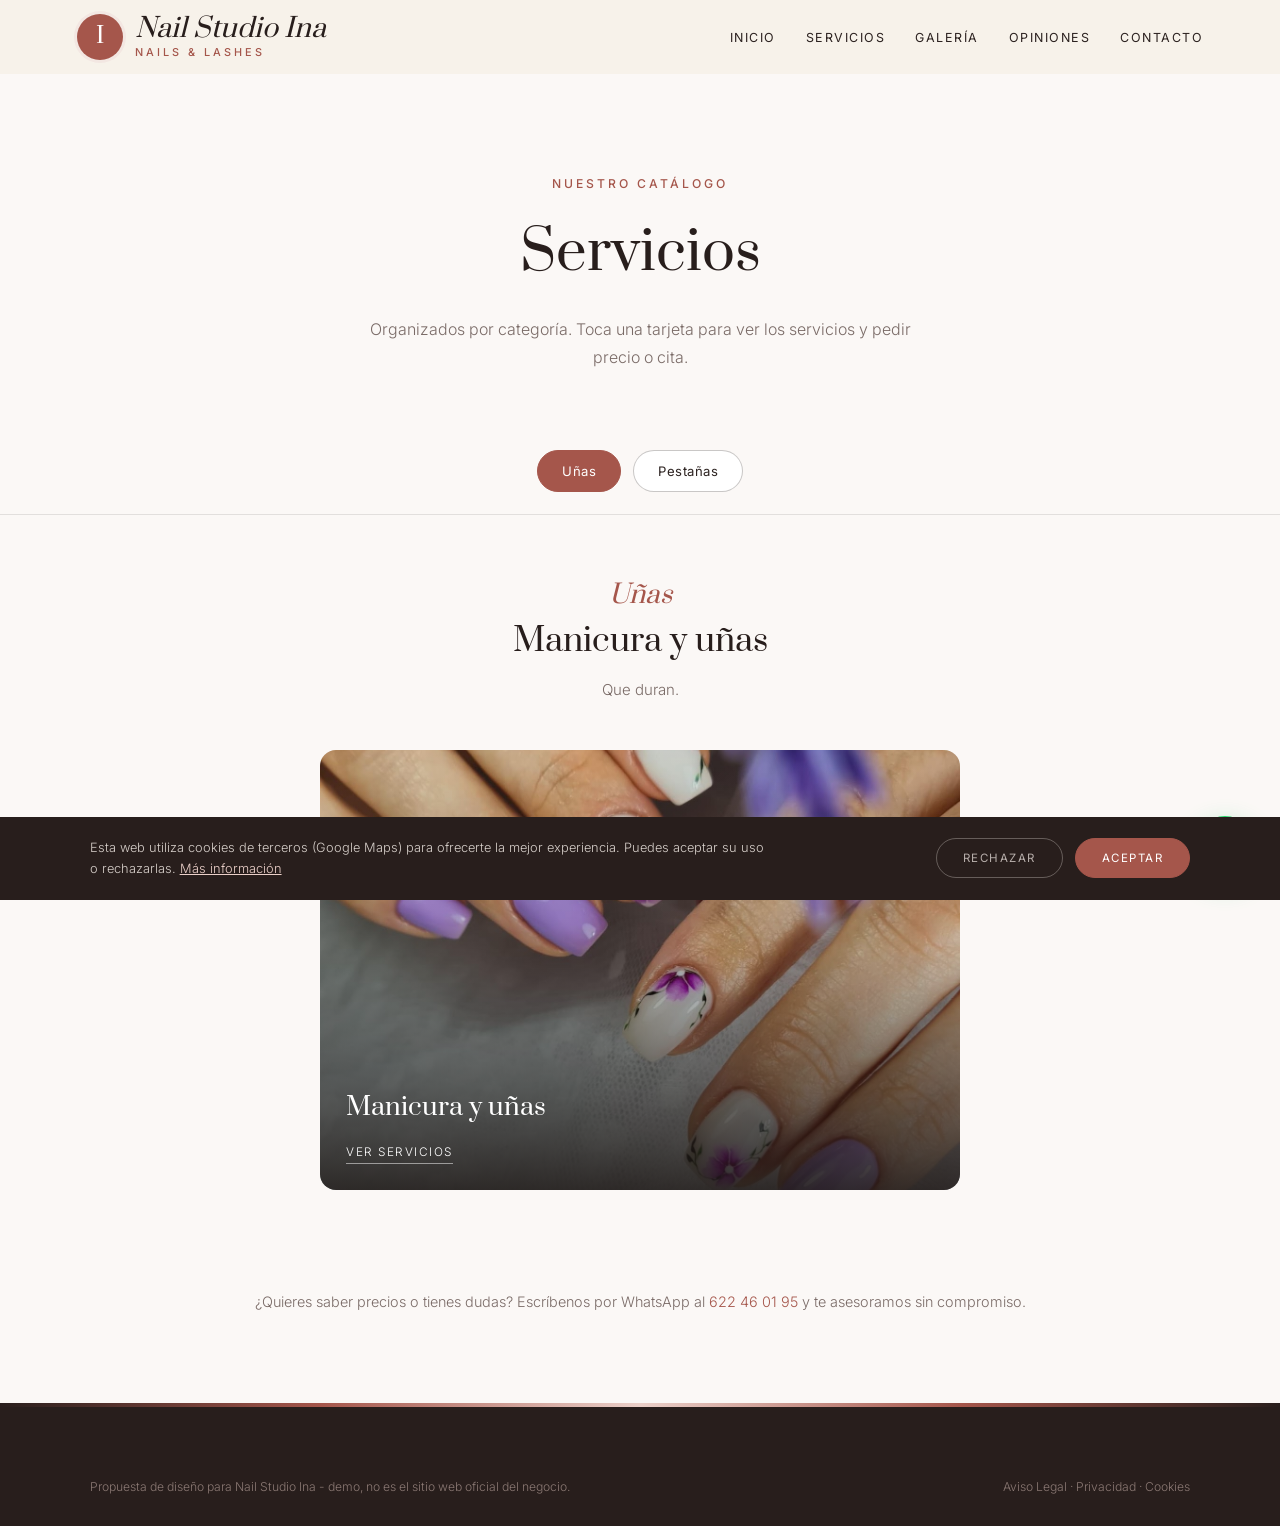
<file: servicios.html>
<!DOCTYPE html>
<html lang="es">
<head>
<meta charset="UTF-8">
<meta name="viewport" content="width=device-width, initial-scale=1.0">
<title>Servicios — Nail Studio Ina · Móstoles</title>
<meta name="description" content="Servicios de Nail Studio Ina en Móstoles.">

<link rel="preconnect" href="https://fonts.googleapis.com"><link rel="preconnect" href="https://fonts.gstatic.com" crossorigin><link href="https://fonts.googleapis.com/css2?family=Prata&family=Inter:wght@300;400;500;600&display=swap" rel="stylesheet">
<link rel="stylesheet" href="styles.css">
</head>
<body>

<header id="header" class="scrolled">
  <a href="index.html" class="logo" aria-label="Nail Studio Ina, inicio"><span class="logo-mark">I</span><span class="logo-text"><span class="script">Nail Studio Ina</span><small>nails & lashes</small></span></a>
  <nav id="nav" aria-label="Navegación principal"><ul><li><a href="index.html#inicio">Inicio</a></li><li><a href="servicios.html">Servicios</a></li><li><a href="index.html#galeria">Galería</a></li><li><a href="index.html#opiniones">Opiniones</a></li><li><a href="index.html#contacto">Contacto</a></li></ul></nav><button class="nav-toggle" id="navToggle" aria-label="Abrir menú">☰</button>
</header>

<div class="page-hero">
  <span class="eyebrow">Nuestro catálogo</span>
  <h1>Servicios</h1>
  <p>Organizados por categoría. Toca una tarjeta para ver los servicios y pedir precio o cita.</p>
</div>

<div class="tabs">
  <button class="tab-btn active" data-tab="unas">Uñas</button>
  <button class="tab-btn" data-tab="pestanas">Pestañas</button>
  
</div>

<div class="tab-panel active" id="unas">
  <div class="tab-intro"><span class="script">Uñas</span><h2>Manicura y uñas</h2><p>Que duran.</p></div>
  <div class="cat-grid single">
    <div class="cat-card" onclick="openModal('unas')"><img src="maps_02.jpg" alt="Manicura y uñas" loading="lazy"><div class="cat-card-text"><h3>Manicura y uñas</h3><span>Ver servicios</span></div></div>
  </div>
</div>

<div class="tab-panel" id="pestanas">
  <div class="tab-intro"><span class="script">Mirada</span><h2>Pestañas</h2><p>Mirada bonita.</p></div>
  <div class="cat-grid single">
    <div class="cat-card" onclick="openModal('pestanas')"><img src="maps_04.jpg" alt="Pestañas" loading="lazy"><div class="cat-card-text"><h3>Pestañas</h3><span>Ver servicios</span></div></div>
  </div>
</div>


<p class="services-note">¿Quieres saber precios o tienes dudas? Escríbenos por WhatsApp al <a href="https://wa.me/34622460195" target="_blank" rel="noopener" style="color:var(--red)">622 46 01 95</a> y te asesoramos sin compromiso.</p>

<div class="modal-overlay" id="modal-unas"><div class="modal">
  <button class="modal-close" onclick="closeModal('unas')" aria-label="Cerrar">×</button>
  <h3>Manicura y uñas</h3><p class="modal-sub">Manos</p>
  <div class="svc-row"><div><div class="svc-name">M</div><span class="svc-desc">a</span></div><div class="svc-price">Consultar</div></div>
  <div class="svc-row"><div><div class="svc-name">U</div><span class="svc-desc">ñ</span></div><div class="svc-price">Consultar</div></div>
  <div class="svc-row"><div><div class="svc-name">D</div><span class="svc-desc">i</span></div><div class="svc-price">Consultar</div></div>
  <div class="svc-row"><div><div class="svc-name">F</div><span class="svc-desc">r</span></div><div class="svc-price">Consultar</div></div>
  <a class="modal-cta alt" href="https://wa.me/34622460195?text=Hola%2C%20quiero%20informaci%C3%B3n%20sobre%20manicura%20y%20u%C3%B1as" target="_blank" rel="noopener">Pedir cita por WhatsApp</a>
</div></div>

<div class="modal-overlay" id="modal-pestanas"><div class="modal">
  <button class="modal-close" onclick="closeModal('pestanas')" aria-label="Cerrar">×</button>
  <h3>Pestañas</h3><p class="modal-sub">Mirada</p>
  <div class="svc-row"><div><div class="svc-name">E</div><span class="svc-desc">x</span></div><div class="svc-price">Consultar</div></div>
  <div class="svc-row"><div><div class="svc-name">L</div><span class="svc-desc">i</span></div><div class="svc-price">Consultar</div></div>
  <a class="modal-cta alt" href="https://wa.me/34622460195?text=Hola%2C%20quiero%20informaci%C3%B3n%20sobre%20pesta%C3%B1as" target="_blank" rel="noopener">Pedir cita por WhatsApp</a>
</div></div>


<footer>
  <div class="footer-bottom" style="margin-top:0">
    <span>Propuesta de diseño para Nail Studio Ina - demo, no es el sitio web oficial del negocio.</span>
    <span><a href="aviso-legal.html">Aviso Legal</a> &middot; <a href="politica-privacidad.html">Privacidad</a> &middot; <a href="politica-cookies.html">Cookies</a></span>
  </div>
</footer>

<div id="cookie-banner" class="cookie-banner"><p>Esta web utiliza cookies de terceros (Google Maps) para ofrecerte la mejor experiencia. Puedes aceptar su uso o rechazarlas. <a href="politica-cookies.html">Más información</a></p><div class="cookie-actions"><button onclick="setCookieChoice('rejected')" class="ck-reject">Rechazar</button><button onclick="setCookieChoice('accepted')" class="ck-accept">Aceptar</button></div></div>
<div class="social-fabs"><a class="wa-fab" href="https://wa.me/34622460195?text=Hola%2C%20quiero%20pedir%20cita%20en%20Nail%20Studio%20Ina" target="_blank" rel="noopener" aria-label="Escribir por WhatsApp"><svg width="28" height="28" viewBox="0 0 24 24" fill="white"><path d="M17.5 14.4c-.3-.1-1.8-.9-2-1s-.5-.1-.7.1-.8 1-.9 1.2-.3.2-.6.1a8.2 8.2 0 0 1-2.4-1.5 9 9 0 0 1-1.7-2.1c-.2-.3 0-.5.1-.6l.4-.5.3-.5v-.5l-.9-2.2c-.2-.6-.5-.5-.7-.5h-.6a1.1 1.1 0 0 0-.8.4 3.4 3.4 0 0 0-1 2.5 5.9 5.9 0 0 0 1.2 3.1 13.5 13.5 0 0 0 5.2 4.6c2.6 1 2.6.7 3.1.6a2.6 2.6 0 0 0 1.7-1.2 2.1 2.1 0 0 0 .2-1.2c-.1-.1-.3-.2-.6-.3ZM12 21.8a9.8 9.8 0 0 1-5-1.4l-.4-.2-3.7 1 1-3.6-.2-.4A9.8 9.8 0 1 1 12 21.8Zm8.4-18.3A11.8 11.8 0 0 0 1.8 17.7L.2 23.8l6.3-1.6a11.8 11.8 0 0 0 5.6 1.4A11.8 11.8 0 0 0 20.4 3.5Z"/></svg></a></div>
<script src="main.js"></script>
</body>
</html>
</file>
<file: styles.css>
:root{
  --cream:#fbf8f6; --paper:#ffffff; --tint:#f3e7e2; --ink:#2c2220; --dark:#281e1c; --muted:#7a6b67;
  --red:#a5564b; --red-dark:#82423a; --teal:#a5564b; --gold:#ebd0c9; --line:rgba(0,0,0,.1);
  --brand-gradient:linear-gradient(90deg,#281e1c,#a5564b,#ebd0c9,#a5564b,#281e1c);
}
*{margin:0;padding:0;box-sizing:border-box;}
html{scroll-behavior:smooth;}
body{font-family:'Inter',sans-serif;background:var(--cream);color:var(--ink);overflow-x:hidden;font-weight:300;line-height:1.6;}
a{text-decoration:none;color:inherit;}
h1,h2,h3{font-family:'Prata',serif;font-weight:500;}
h1 em,h2 em{font-style:italic;color:var(--red);}
img{max-width:100%;display:block;}
.script{font-family:'Prata',serif;font-style:italic;}

/* HEADER */
header{position:fixed;top:0;left:0;right:0;z-index:100;display:flex;justify-content:space-between;align-items:center;padding:14px 6%;background:rgba(247,241,233,.92);backdrop-filter:blur(10px);-webkit-backdrop-filter:blur(10px);transition:box-shadow .3s,padding .3s;}
header.scrolled{box-shadow:0 2px 24px rgba(28,22,20,.1);padding:8px 6%;}
.logo{display:flex;align-items:center;gap:12px;color:var(--dark);}
.logo-badge{width:58px;height:58px;border-radius:50%;object-fit:cover;box-shadow:0 0 0 2px var(--gold),0 6px 16px rgba(28,22,20,.15);transition:width .3s,height .3s;}
header.scrolled .logo-badge{width:46px;height:46px;}
.logo-text{display:flex;flex-direction:column;line-height:1;}
.logo-text .script{font-size:1.65rem;color:var(--dark);}
.logo-text small{font-size:.68rem;letter-spacing:3px;text-transform:uppercase;color:var(--red);margin-top:4px;font-weight:500;}
.logo.light .logo-text .script{color:#fff;}
.logo.light .logo-text small{color:var(--gold);}
nav ul{list-style:none;display:flex;gap:30px;}
nav a{font-size:.78rem;letter-spacing:1.5px;text-transform:uppercase;font-weight:400;position:relative;padding:4px 0;}
nav a::after{content:"";position:absolute;left:0;bottom:-2px;height:1px;width:100%;background:var(--red);transform:scaleX(0);transform-origin:right;transition:transform .3s;}
nav a:hover::after{transform:scaleX(1);transform-origin:left;}
.nav-toggle{display:none;font-size:1.6rem;background:none;border:none;color:var(--dark);cursor:pointer;}

/* BOTONES */
.btn-outline{display:inline-block;border:1px solid var(--dark);color:var(--dark);padding:14px 30px;font-size:.78rem;letter-spacing:1.5px;text-transform:uppercase;border-radius:40px;transition:all .25s;}
.btn-outline:hover{background:var(--dark);color:var(--cream);}
.btn-outline.light{border-color:rgba(255,255,255,.5);color:#fff;}
.btn-outline.light:hover{background:#fff;color:var(--dark);}
.btn-solid{display:inline-block;background:var(--red);color:#fff;padding:14px 32px;font-size:.78rem;letter-spacing:1.5px;text-transform:uppercase;border-radius:40px;transition:transform .25s,box-shadow .25s,background .25s;box-shadow:0 10px 26px -10px rgba(181,64,44,.6);}
.btn-solid:hover{transform:translateY(-2px);background:var(--red-dark);}

/* HERO */
.hero{min-height:95vh;display:grid;grid-template-columns:1.05fr .95fr;align-items:stretch;padding:0;}
.hero-text{display:flex;flex-direction:column;justify-content:center;padding:150px 7% 70px;}
.eyebrow{display:inline-block;color:var(--teal);text-transform:uppercase;letter-spacing:3px;font-size:.76rem;font-weight:500;}
.hero-text .eyebrow{margin-bottom:20px;}
.hero-text h1{font-size:clamp(2.4rem,5vw,3.9rem);line-height:1.12;margin-bottom:22px;color:var(--dark);}
.hero-text p{font-size:1.02rem;color:var(--muted);max-width:470px;line-height:1.8;margin-bottom:34px;}
.hero-ctas{display:flex;gap:16px;flex-wrap:wrap;}
.hero-rating{display:inline-flex;align-items:center;gap:12px;margin-top:38px;padding:10px 20px;border:1px solid var(--line);border-radius:40px;background:var(--paper);font-size:.85rem;color:var(--muted);align-self:flex-start;}
.hero-rating strong{color:var(--dark);font-weight:600;}
.stars{color:var(--gold);letter-spacing:2px;}
.hero-img{position:relative;overflow:hidden;}
.hero-img img{width:100%;height:100%;object-fit:cover;position:absolute;inset:0;}
.hero-img::after{content:"";position:absolute;inset:0;background:linear-gradient(90deg,var(--cream) 0%,rgba(247,241,233,0) 18%);}

/* SECCIONES */
section{padding:100px 7%;}
.section-head{text-align:center;max-width:640px;margin:0 auto 54px;}
.section-head h2{font-size:clamp(1.9rem,4vw,2.7rem);margin-top:12px;color:var(--dark);line-height:1.2;}
.section-head p{margin-top:16px;color:var(--muted);line-height:1.8;}

.trust{background:var(--paper);border-top:4px solid transparent;border-image:var(--brand-gradient) 1;}
.trust-grid{display:grid;grid-template-columns:repeat(auto-fit,minmax(230px,1fr));gap:36px;max-width:1150px;margin:0 auto;}
.trust-card{text-align:center;padding:10px;}
.trust-ic{display:inline-grid;place-items:center;width:52px;height:52px;border-radius:50%;border:1px solid rgba(181,64,44,.4);color:var(--red);font-size:1.2rem;margin-bottom:16px;}
.trust-card h3{font-size:1.15rem;color:var(--dark);margin-bottom:10px;}
.trust-card p{font-size:.9rem;color:var(--muted);line-height:1.7;}

/* DOS MUNDOS */
.worlds{background:var(--cream);}
.worlds-grid{display:grid;grid-template-columns:1fr 1fr;gap:28px;max-width:1150px;margin:0 auto;}
.world-card{position:relative;border-radius:18px;overflow:hidden;min-height:480px;display:flex;align-items:flex-end;color:#fff;}
.world-card img{position:absolute;inset:0;width:100%;height:100%;object-fit:cover;transition:transform .6s;}
.world-card:hover img{transform:scale(1.05);}
.world-card::after{content:"";position:absolute;inset:0;background:linear-gradient(to top,rgba(28,22,20,.92) 0%,rgba(28,22,20,.35) 55%,rgba(28,22,20,.05) 100%);}
.world-text{position:relative;z-index:2;padding:34px;}
.world-text .script{font-size:2rem;color:var(--gold);}
.world-text h3{font-size:1.7rem;margin:4px 0 10px;}
.world-text p{font-size:.92rem;color:#eadfd6;line-height:1.7;max-width:440px;}
.world-link{display:inline-block;margin-top:18px;font-size:.74rem;letter-spacing:1.5px;text-transform:uppercase;border-bottom:1px solid rgba(255,255,255,.5);padding-bottom:4px;}

/* PILLS */
.cat-pills{display:flex;flex-wrap:wrap;gap:16px;justify-content:center;max-width:1000px;margin:0 auto;}
.cat-pill{border:1px solid rgba(43,33,29,.22);padding:14px 26px;border-radius:30px;font-size:.84rem;letter-spacing:.5px;transition:all .2s;background:var(--paper);}
.cat-pill:hover{background:var(--red);color:#fff;border-color:var(--red);}

/* GALERIA */
.gallery-wrap{background:var(--tint);}
.gallery{max-width:1200px;margin:0 auto;display:grid;grid-template-columns:repeat(4,1fr);grid-auto-rows:220px;gap:14px;}
.gallery figure{overflow:hidden;border-radius:12px;margin:0;}
.gallery img{width:100%;height:100%;object-fit:cover;transition:transform .5s;}
.gallery figure:hover img{transform:scale(1.05);}
.gallery .big{grid-column:span 2;grid-row:span 2;}

/* RESEÑAS */
.reviews-wrap{background:var(--dark);color:#fff;position:relative;}
.reviews-wrap .section-head h2{color:#fff;}
.reviews-wrap .section-head h2 em{color:var(--gold);}
.reviews-wrap .section-head p{color:#c9b9b2;}
.reviews-wrap .eyebrow{color:var(--gold);}
.review-grid{display:grid;grid-template-columns:repeat(auto-fit,minmax(300px,1fr));gap:24px;max-width:1150px;margin:0 auto;}
.review-card{background:rgba(255,255,255,.05);border:1px solid rgba(255,255,255,.1);padding:30px 26px;border-radius:14px;display:flex;flex-direction:column;}
.review-card .stars{margin-bottom:14px;}
.review-card p{font-family:'Prata',serif;font-size:.98rem;color:#eadfd6;line-height:1.7;font-style:italic;margin-bottom:16px;flex:1;}
.review-card cite{font-size:.78rem;color:#b3a099;font-style:normal;text-transform:uppercase;letter-spacing:1px;}

/* CTA */
.cta-section{text-align:center;background:var(--paper);}
.cta-section h2{font-size:clamp(2rem,4vw,2.9rem);color:var(--dark);margin:14px 0 14px;}
.cta-section p{color:var(--muted);margin-bottom:30px;}
.cta-row{display:flex;gap:16px;justify-content:center;flex-wrap:wrap;}

/* CONTACTO */
.contact-section{background:var(--cream);}
.contact-grid{display:grid;grid-template-columns:1fr 1.2fr;gap:46px;max-width:1150px;margin:0 auto;align-items:stretch;}
.contact-info{display:flex;flex-direction:column;gap:26px;background:var(--paper);border:1px solid var(--line);border-radius:16px;padding:36px;}
.contact-block h3{font-family:'Inter',sans-serif;font-size:.76rem;text-transform:uppercase;letter-spacing:2px;color:var(--red);font-weight:500;margin-bottom:8px;}
.contact-block p{font-size:.98rem;color:var(--ink);line-height:1.7;}
.contact-block a:hover{color:var(--red);}
.hours-list{list-style:none;}
.hours-list li{display:flex;justify-content:space-between;gap:20px;padding:8px 0;border-bottom:1px solid var(--line);font-size:.94rem;}
.hours-list li:last-child{border-bottom:none;}
.contact-map{border-radius:16px;overflow:hidden;min-height:380px;box-shadow:0 10px 30px rgba(28,22,20,.12);}
.contact-map iframe{display:block;min-height:380px;}

/* FOOTER */
footer{background:var(--dark);color:#d9c9c5;padding:70px 7% 30px;border-top:4px solid transparent;border-image:var(--brand-gradient) 1;}
.footer-grid{display:grid;grid-template-columns:1.3fr 1fr 1fr;gap:46px;max-width:1200px;margin:0 auto;padding-bottom:40px;border-bottom:1px solid rgba(255,255,255,.1);}
.footer-brand p{font-size:.88rem;color:#b3a09a;margin-top:16px;}
footer h4{font-size:.76rem;text-transform:uppercase;letter-spacing:2px;color:var(--gold);margin-bottom:18px;font-weight:500;}
footer ul{list-style:none;}
footer li{margin-bottom:9px;font-size:.88rem;color:#d9c9c5;}
footer a:hover{color:var(--gold);}
.footer-bottom{max-width:1200px;margin:26px auto 0;display:flex;justify-content:space-between;flex-wrap:wrap;gap:10px;font-size:.76rem;color:#8a7873;}
.footer-bottom a{color:#8a7873;}

/* FABS */
.social-fabs{position:fixed;bottom:26px;right:26px;z-index:200;display:flex;flex-direction:column;gap:14px;align-items:center;}
.social-fabs a{width:52px;height:52px;border-radius:50%;display:flex;align-items:center;justify-content:center;box-shadow:0 10px 24px rgba(0,0,0,.2);transition:transform .2s;}
.social-fabs a:hover{transform:scale(1.08);}
.wa-fab{width:58px !important;height:58px !important;background:#25D366;box-shadow:0 10px 26px rgba(37,211,102,.45) !important;}
.ig-fab{background:radial-gradient(circle at 30% 110%,#fdf497 0%,#fdf497 5%,#fd5949 45%,#d6249f 60%,#285AEB 90%);}
.fb-fab{background:#1877F2;}

/* COOKIES */
.cookie-banner{display:none;position:fixed;bottom:0;left:0;right:0;z-index:300;background:var(--dark);padding:20px 7%;flex-wrap:wrap;align-items:center;justify-content:space-between;gap:16px;}
.cookie-banner p{font-size:.8rem;color:rgba(245,237,232,.85);line-height:1.7;max-width:680px;}
.cookie-banner p a{color:var(--gold);text-decoration:underline;}
.cookie-actions{display:flex;gap:12px;flex-shrink:0;}
.cookie-actions button{font-family:'Inter',sans-serif;font-size:.72rem;letter-spacing:1.5px;text-transform:uppercase;padding:12px 26px;cursor:pointer;border-radius:30px;}
.ck-reject{background:transparent;color:rgba(245,237,232,.7);border:1px solid rgba(245,237,232,.3);}
.ck-accept{background:var(--red);color:#fff;border:1px solid var(--red);}

/* PÁGINAS INTERIORES */
.page-hero{padding:170px 7% 60px;text-align:center;background:var(--cream);}
.page-hero h1{font-size:clamp(2.3rem,5vw,3.4rem);margin-top:14px;color:var(--dark);}
.page-hero p{color:var(--muted);max-width:580px;margin:18px auto 0;line-height:1.8;}
.tabs{position:sticky;top:74px;z-index:50;background:var(--cream);padding:18px 7% 22px;display:flex;gap:12px;justify-content:center;flex-wrap:wrap;border-bottom:1px solid var(--line);}
.tab-btn{border:1px solid rgba(43,33,29,.25);background:var(--paper);padding:12px 24px;border-radius:30px;font-family:'Inter',sans-serif;font-size:.82rem;letter-spacing:.5px;color:var(--ink);cursor:pointer;transition:all .2s;}
.tab-btn.active,.tab-btn:hover{background:var(--red);color:#fff;border-color:var(--red);}
.tab-panel{display:none;padding:60px 7% 100px;max-width:1200px;margin:0 auto;}
.tab-panel.active{display:block;animation:fadeIn .5s;}
@keyframes fadeIn{from{opacity:0;transform:translateY(12px)}to{opacity:1;transform:none}}
.tab-intro{text-align:center;max-width:600px;margin:0 auto 46px;}
.tab-intro .script{font-size:1.6rem;color:var(--red);}
.tab-intro h2{font-size:2rem;color:var(--dark);}
.tab-intro p{color:var(--muted);margin-top:10px;line-height:1.75;font-size:.94rem;}

.cat-grid{display:grid;grid-template-columns:repeat(auto-fit,minmax(280px,1fr));gap:28px;}
.cat-grid.single{grid-template-columns:1fr;max-width:640px;margin:0 auto;}
.cat-grid.single .cat-card{height:440px;}
.cat-card{position:relative;border-radius:16px;overflow:hidden;height:360px;cursor:pointer;background:var(--tint);}
.cat-card img{width:100%;height:100%;object-fit:cover;transition:transform .5s;}
.cat-card:hover img{transform:scale(1.06);}
.cat-card::after{content:'';position:absolute;inset:0;background:linear-gradient(to top,rgba(28,22,20,.88) 0%,rgba(28,22,20,.15) 55%,transparent 100%);}
.cat-card-text{position:absolute;bottom:0;left:0;right:0;padding:26px;z-index:2;}
.cat-card-text h3{color:#fff;font-size:1.55rem;margin-bottom:10px;}
.cat-card-text span{color:#fff;font-size:.74rem;text-transform:uppercase;letter-spacing:1.5px;border-bottom:1px solid rgba(255,255,255,.5);padding-bottom:4px;}

.modal-overlay{display:none;position:fixed;inset:0;background:rgba(28,22,20,.78);z-index:300;align-items:center;justify-content:center;padding:20px;}
.modal-overlay.open{display:flex;}
.modal{background:var(--paper);max-width:560px;width:100%;max-height:85vh;overflow-y:auto;border-radius:16px;padding:40px;position:relative;}
.modal-close{position:absolute;top:16px;right:20px;background:none;border:none;font-size:1.7rem;color:var(--ink);cursor:pointer;}
.modal h3{font-size:1.8rem;color:var(--dark);margin-bottom:6px;}
.modal .modal-sub{color:var(--muted);font-size:.86rem;margin-bottom:22px;}
.svc-row{display:flex;justify-content:space-between;align-items:center;padding:16px 0;border-bottom:1px solid var(--line);gap:16px;}
.svc-row:last-of-type{border-bottom:none;}
.svc-name{font-size:.98rem;color:var(--ink);font-weight:400;}
.svc-desc{font-size:.8rem;color:var(--muted);display:block;margin-top:3px;line-height:1.5;}
.svc-price{font-size:.72rem;color:var(--red);text-transform:uppercase;letter-spacing:1px;white-space:nowrap;font-weight:500;}
.modal-cta{display:block;text-align:center;background:var(--red);color:#fff;padding:14px;border-radius:30px;margin-top:26px;font-size:.8rem;text-transform:uppercase;letter-spacing:1.5px;}
.modal-cta.alt{background:#25D366;margin-top:10px;}
.services-note{text-align:center;color:var(--muted);font-size:.9rem;padding:0 7% 90px;}

.portfolio-grid{display:grid;grid-template-columns:repeat(auto-fill,minmax(260px,1fr));gap:18px;}
.portfolio-grid figure{border-radius:14px;overflow:hidden;aspect-ratio:4/5;cursor:zoom-in;background:var(--tint);}
.portfolio-grid img{width:100%;height:100%;object-fit:cover;transition:transform .5s;}
.portfolio-grid figure:hover img{transform:scale(1.05);}
.lightbox{display:none;position:fixed;inset:0;z-index:400;background:rgba(15,12,10,.94);align-items:center;justify-content:center;padding:30px;cursor:zoom-out;}
.lightbox.open{display:flex;}
.lightbox img{max-width:100%;max-height:90vh;border-radius:10px;}

.legal{max-width:860px;margin:0 auto;padding:160px 7% 90px;}
.legal h1{font-size:2.4rem;color:var(--dark);margin-bottom:26px;}
.legal h2{font-size:1.35rem;color:var(--dark);margin:30px 0 10px;}
.legal p,.legal li{color:var(--muted);line-height:1.8;margin-bottom:10px;font-size:.96rem;}
.legal ul{padding-left:22px;}
.legal a{color:var(--red);text-decoration:underline;}

@media(max-width:900px){
  .hero{grid-template-columns:1fr;}
  .hero-img{height:340px;order:-1;margin-top:82px;}
  .hero-img::after{background:linear-gradient(0deg,var(--cream) 0%,rgba(247,241,233,0) 25%);}
  .hero-text{padding:30px 6% 60px;}
  .worlds-grid{grid-template-columns:1fr;}
  .world-card{min-height:420px;}
  .gallery{grid-template-columns:repeat(2,1fr);grid-auto-rows:170px;}
  .gallery .big{grid-column:span 2;grid-row:span 2;}
  .footer-grid{grid-template-columns:1fr;gap:30px;}
  .contact-grid{grid-template-columns:1fr;}
  .contact-map,.contact-map iframe{min-height:300px;}
  nav{position:fixed;top:0;right:0;height:100vh;width:78%;max-width:300px;background:var(--cream);padding:110px 40px;transform:translateX(100%);transition:transform .4s;box-shadow:-10px 0 40px rgba(0,0,0,.12);}
  nav.open{transform:translateX(0);}
  nav ul{flex-direction:column;gap:26px;}
  .nav-toggle{display:block;position:relative;z-index:110;}
  section{padding:70px 6%;}
  .tabs{top:66px;overflow-x:auto;justify-content:flex-start;flex-wrap:nowrap;}
  .tab-btn{flex-shrink:0;}
  .page-hero{padding:140px 6% 40px;}
  .modal{padding:34px 24px;}
}
@media(max-width:520px){
  .logo-text .script{font-size:1.35rem;}
  .logo-badge{width:48px;height:48px;}
  .social-fabs{right:16px;bottom:16px;}
  .social-fabs a{width:46px;height:46px;}
}

.logo-mark{width:46px;height:46px;border-radius:50%;background:var(--red);color:#fff;display:grid;place-items:center;font-family:'Prata',serif;font-size:1.4rem;box-shadow:0 0 0 3px var(--tint);}
.brands{display:flex;flex-wrap:wrap;gap:12px;justify-content:center;margin-top:26px;}
.brands span{border:1px solid var(--line);border-radius:30px;padding:8px 18px;font-size:.78rem;letter-spacing:1.5px;text-transform:uppercase;color:var(--muted);background:var(--paper);}
</file>
